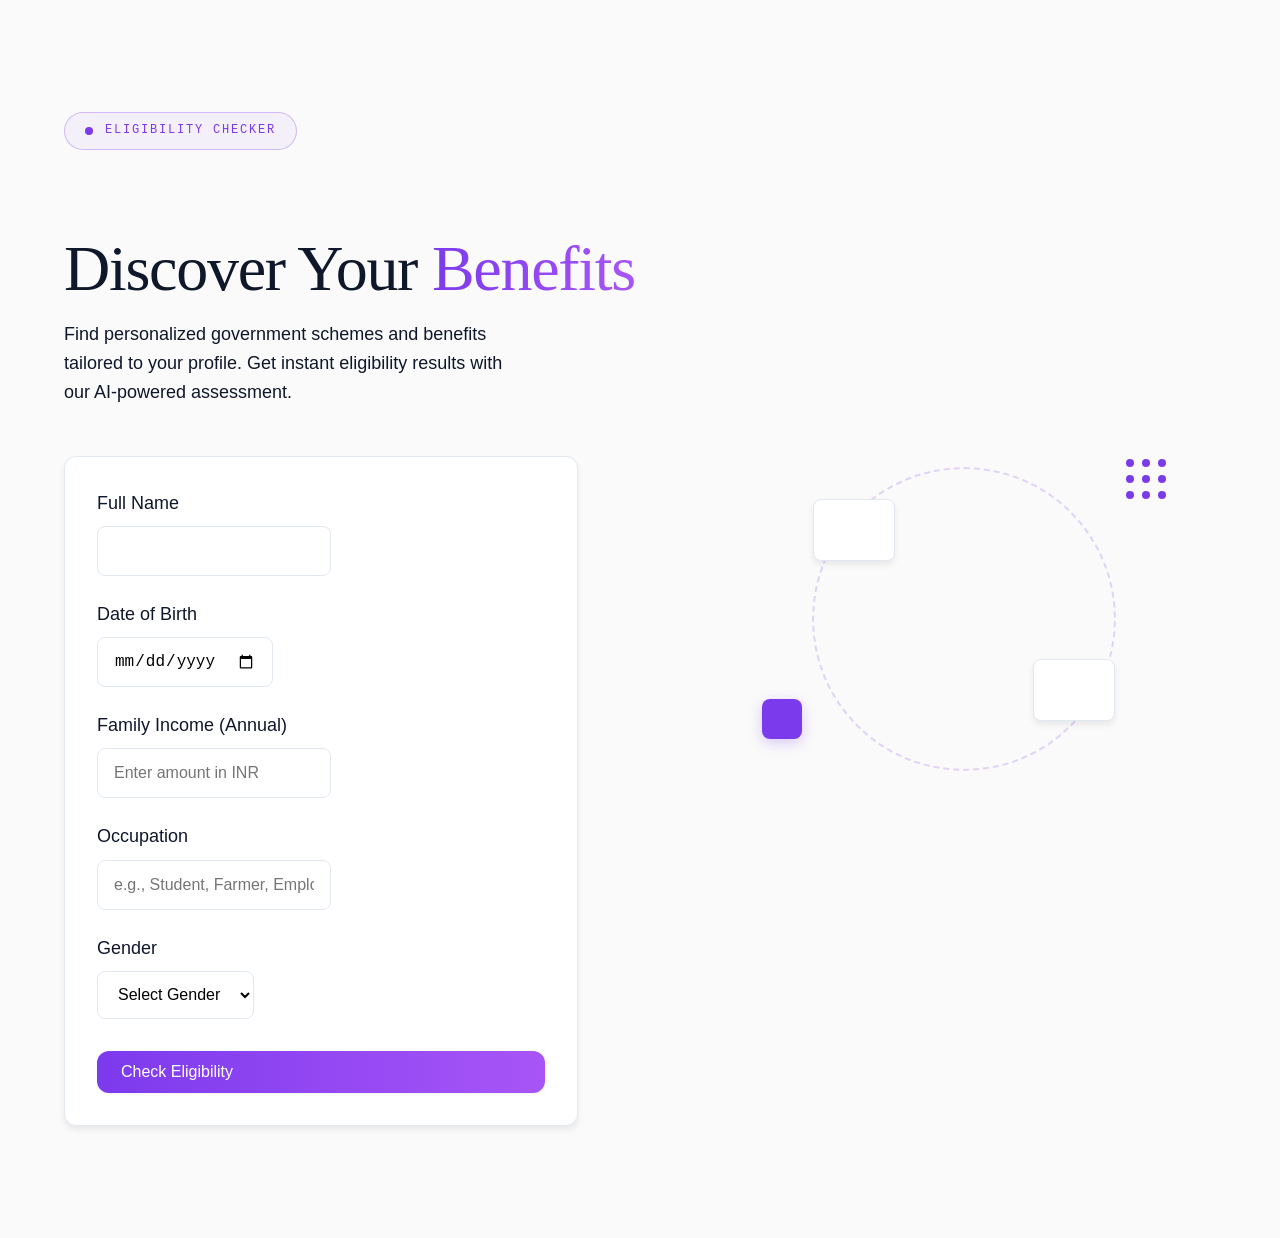
<file: templates/index.html>
<!DOCTYPE html>
<html lang="en">
<head>
  <meta charset="UTF-8">
  <meta name="viewport" content="width=device-width, initial-scale=1.0">
  <title>Yojna.ai - Hero Page</title>
  <link rel="stylesheet" href="index.css">
</head>
<body>
  <section class="hero section">
    <div class="container">
      <div class="hero-grid">
        <div>
          <div class="section-label" style="margin-bottom: 2rem;">
            <span class="dot"></span>
            <span>Eligibility Checker</span>
          </div>
          <h1 class="display" style="margin-bottom: 1rem;">Discover Your <span class="gradient-text">Benefits</span></h1>
          <p class="body" style="margin-bottom: 3rem; max-width: 28rem;">Find personalized government schemes and benefits tailored to your profile. Get instant eligibility results with our AI-powered assessment.</p>
          
          <div class="card" style="padding: 2rem; max-width: 28rem;">
            <form id="schemeForm">
              <div style="margin-bottom: 1.5rem;">
                <label for="fullName" class="body" style="display: block; margin-bottom: 0.5rem; font-weight: 500;">Full Name</label>
                <input type="text" id="fullName" name="fullName" class="input" required>
              </div>
              
              <div style="margin-bottom: 1.5rem;">
                <label for="dob" class="body" style="display: block; margin-bottom: 0.5rem; font-weight: 500;">Date of Birth</label>
                <input type="date" id="dob" name="dob" class="input" required>
              </div>
              
              <div style="margin-bottom: 1.5rem;">
                <label for="familyIncome" class="body" style="display: block; margin-bottom: 0.5rem; font-weight: 500;">Family Income (Annual)</label>
                <input type="number" id="familyIncome" name="familyIncome" class="input" placeholder="Enter amount in INR" required>
              </div>
              <div style="margin-bottom: 1.5rem;">
                <label for="occupation" class="body" style="display: block; margin-bottom: 0.5rem; font-weight: 500;">Occupation</label>
                <input type="text" id="occupation" name="occupation" class="input" placeholder="e.g., Student, Farmer, Employee" required>
              </div>
              
              <div style="margin-bottom: 2rem;">
                <label for="gender" class="body" style="display: block; margin-bottom: 0.5rem; font-weight: 500;">Gender</label>
                <select id="gender" name="gender" class="select" required>
                  <option value="">Select Gender</option>
                  <option value="male">Male</option>
                  <option value="female">Female</option>
                  <option value="other">Other</option>
                </select>
              </div>
              
              <button type="submit" class="btn btn-primary" style="width: 100%;">Check Eligibility</button>
            </form>
          </div>
        </div>
        
        <div class="hero-graphic">
          <div class="ring"></div>
          <div class="floating-card card1"></div>
          <div class="floating-card card2"></div>
          <div class="accent-block"></div>
          <div class="dots">
            <div class="dot"></div>
            <div class="dot"></div>
            <div class="dot"></div>
            <div class="dot"></div>
            <div class="dot"></div>
            <div class="dot"></div>
            <div class="dot"></div>
            <div class="dot"></div>
            <div class="dot"></div>
          </div>
        </div>
      </div>
    </div>
  </section>

  <script src="script.js"></script>
</body>
</html>
</file>
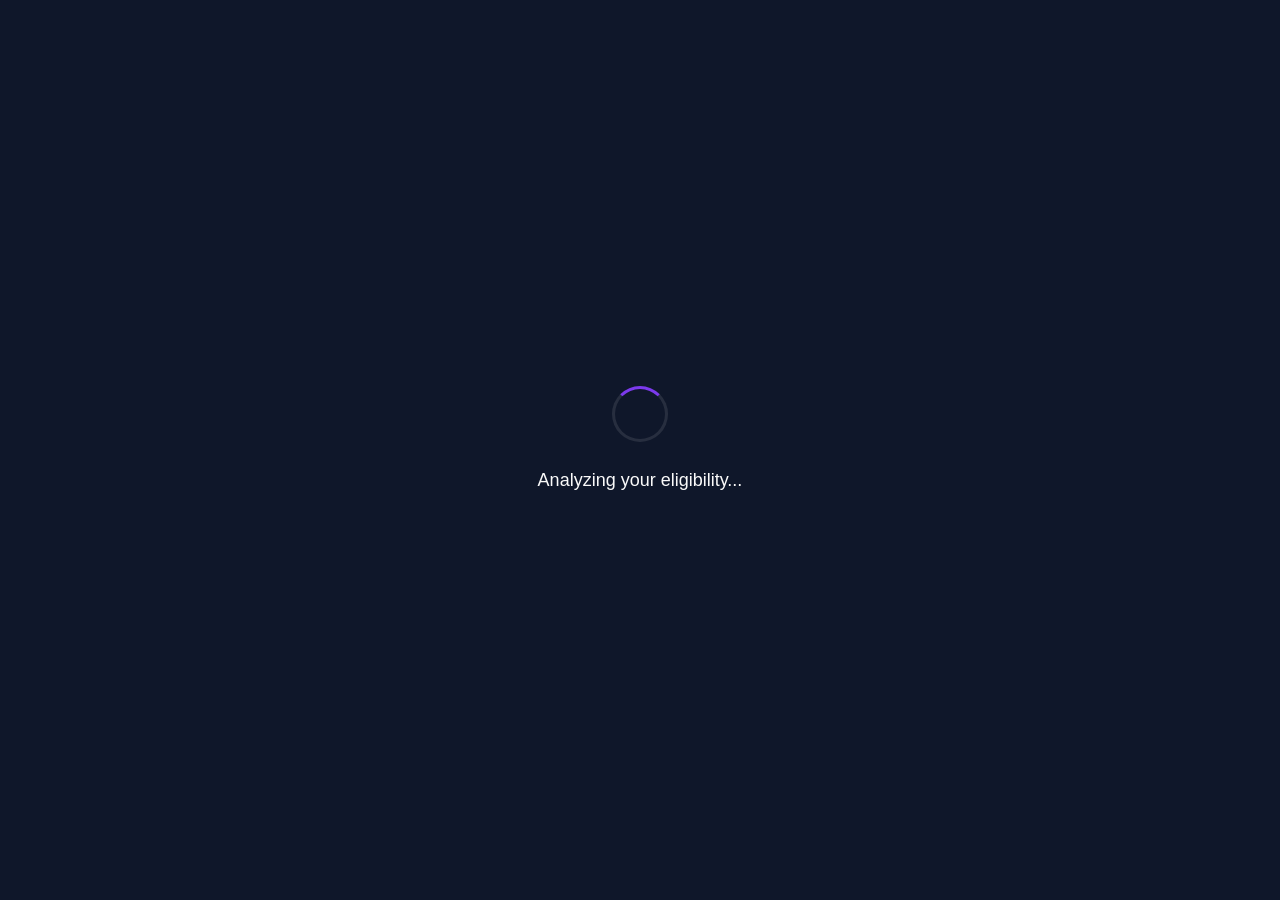
<file: templates/result.html>
<!DOCTYPE html>
<html lang="en">
<head>
  <meta charset="UTF-8">
  <meta name="viewport" content="width=device-width, initial-scale=1.0">
  <title>Yojna.ai - Results</title>
  <link rel="stylesheet" href="result.css">
</head>
<body>
  <div class="loading" id="loadingSection">
    <div class="spinner"></div>
    <p class="body" style="margin-top: 1.5rem;">Analyzing your eligibility...</p>
  </div>

  <section class="inverted section dot-pattern" id="resultSection" style="display: none;">
    <div class="container">
      <div class="result-section">
        <div style="text-align: center; max-width: 48rem; margin: 0 auto;">
          <div class="section-label" style="margin-bottom: 2rem; justify-content: center;">
            <span class="dot"></span>
            <span>Eligibility Results</span>
          </div>
          <h2 class="h1 gradient-text" style="margin-bottom: 1rem;">Your Personalized Benefits</h2>
          <p class="body" style="margin-bottom: 3rem; max-width: 32rem; margin-left: auto; margin-right: auto;">Based on your profile, here are the government schemes you may be eligible for. These results are personalized and may vary based on additional criteria.</p>

          <!-- Results Container for Backend Data -->
          <div id="resultsContainer" class="results-container">
            <!-- Results will be dynamically populated here -->
            <div class="loading-results">
              <div class="spinner" style="width: 40px; height: 40px; margin: 0 auto 1rem;"></div>
              <p class="body">Loading your personalized results...</p>
            </div>
          </div>

          <div style="text-align: center;">
            <button class="btn btn-primary" onclick="window.location.href='index.html'" style="margin-right: 1rem;">
              <svg width="16" height="16" viewBox="0 0 24 24" fill="none" xmlns="http://www.w3.org/2000/svg" style="margin-right: 0.5rem;">
                <path d="M19 12H5M12 19L5 12L12 5" stroke="currentColor" stroke-width="2" stroke-linecap="round" stroke-linejoin="round"/>
              </svg>
              Check for New Profile
            </button>
            <button class="btn btn-primary">
              <svg width="16" height="16" viewBox="0 0 24 24" fill="none" xmlns="http://www.w3.org/2000/svg" style="margin-right: 0.5rem;">
                <path d="M21 15V19C21 19.5304 20.7893 20.0391 20.4142 20.4142C20.0391 20.7893 19.5304 21 19 21H5C4.46957 21 3.96086 20.7893 3.58579 20.4142C3.21071 20.0391 3 19.5304 3 19V15" stroke="currentColor" stroke-width="2" stroke-linecap="round" stroke-linejoin="round"/>
                <path d="M7 10L12 15L17 10" stroke="currentColor" stroke-width="2" stroke-linecap="round" stroke-linejoin="round"/>
                <path d="M12 15V3" stroke="currentColor" stroke-width="2" stroke-linecap="round" stroke-linejoin="round"/>
              </svg>
              Download Full Report
            </button>
          </div>
        </div>
      </div>
    </div>
  </section>

  <script src="script.js"></script>
</body>
</html>
</file>
<file: templates/index.css>
/* Design Tokens */
:root {
  --background: #FAFAFA;
  --foreground: #0F172A;
  --muted: #F1F5F9;
  --muted-foreground: #64748B;
  --accent: #7C3AED;
  --accent-secondary: #A855F7;
  --accent-foreground: #FFFFFF;
  --border: #E2E8F0;
  --card: #FFFFFF;
  --ring: #7C3AED;
}

/* Fonts */
@import url('https://fonts.googleapis.com/css2?family=Inter:wght@400;500;600;700&family=Calistoga&family=JetBrains+Mono:wght@400;500&display=swap');

body {
  font-family: 'Inter', system-ui, sans-serif;
  margin: 0;
  padding: 0;
  color: var(--foreground);
  background: var(--background);
  line-height: 1.625;
}

/* Typography */
.display {
  font-family: 'Calistoga', serif;
  font-size: clamp(2.75rem, 5vw, 5.25rem);
  font-weight: 400;
  letter-spacing: -0.02em;
  line-height: 1.05;
}

.h1 {
  font-family: 'Calistoga', serif;
  font-size: clamp(2rem, 4vw, 3.25rem);
  font-weight: 400;
  line-height: 1.15;
}

.h2 {
  font-family: 'Inter', sans-serif;
  font-size: clamp(1.125rem, 2.5vw, 2rem);
  font-weight: 600;
  letter-spacing: -0.01em;
}

.body {
  font-family: 'Inter', sans-serif;
  font-size: clamp(0.875rem, 2vw, 1.125rem);
  font-weight: 400;
}

.label {
  font-family: 'JetBrains Mono', monospace;
  font-size: 0.75rem;
  font-weight: 400;
  letter-spacing: 0.15em;
  text-transform: uppercase;
}

.gradient-text {
  background: linear-gradient(to right, var(--accent), var(--accent-secondary));
  -webkit-background-clip: text;
  background-clip: text;
  color: transparent;
}

.gradient-bg {
  background: linear-gradient(to right, var(--accent), var(--accent-secondary));
}

.gradient-border {
  background: linear-gradient(to right, var(--accent), var(--accent-secondary));
  padding: 2px;
  border-radius: 12px;
}

.gradient-border > * {
  background: var(--card);
  border-radius: calc(12px - 2px);
  height: 100%;
  width: 100%;
}

/* Layout */
.container {
  max-width: 72rem;
  margin: 0 auto;
  padding: 0 1rem;
}

.section {
  padding: 7rem 0;
}

.hero-grid {
  display: grid;
  grid-template-columns: 1.1fr 0.9fr;
  gap: 2rem;
  align-items: center;
}

/* Components */
.card {
  background: var(--card);
  border: 1px solid var(--border);
  border-radius: 12px;
  box-shadow: 0 4px 6px rgba(0,0,0,0.07);
  transition: all 0.3s ease-out;
}

.card:hover {
  box-shadow: 0 20px 25px rgba(0,0,0,0.1);
}

.btn {
  display: inline-flex;
  align-items: center;
  gap: 0.5rem;
  padding: 0.75rem 1.5rem;
  border-radius: 12px;
  font-weight: 500;
  font-size: 1rem;
  cursor: pointer;
  transition: all 0.2s ease-out;
  border: none;
  position: relative;
  overflow: hidden;
}

.btn-primary {
  background: linear-gradient(to right, var(--accent), var(--accent-secondary));
  color: var(--accent-foreground);
  box-shadow: 0 1px 3px rgba(0,0,0,0.06);
}

.btn-primary:hover {
  transform: translateY(-2px);
  box-shadow: 0 8px 24px rgba(124,58,237,0.35);
  filter: brightness(1.1);
}

.btn-primary:active {
  transform: translateY(0) scale(0.98);
}

.btn-secondary {
  background: transparent;
  color: var(--foreground);
  border: 1px solid var(--border);
}

.btn-secondary:hover {
  background: var(--muted);
  border-color: rgba(124,58,237,0.3);
}

.input {
  height: 3rem;
  border: 1px solid var(--border);
  border-radius: 8px;
  padding: 0 1rem;
  font-size: 1rem;
  transition: border-color 0.2s ease;
  background: transparent;
}

.input:focus {
  outline: none;
  border-color: var(--accent);
  box-shadow: 0 0 0 2px rgba(124,58,237,0.2);
}

.select {
  height: 3rem;
  border: 1px solid var(--border);
  border-radius: 8px;
  padding: 0 1rem;
  font-size: 1rem;
  transition: border-color 0.2s ease;
  background: transparent;
}

.select:focus {
  outline: none;
  border-color: var(--accent);
  box-shadow: 0 0 0 2px rgba(124,58,237,0.2);
}

.section-label {
  display: inline-flex;
  align-items: center;
  gap: 0.75rem;
  padding: 0.5rem 1.25rem;
  border-radius: 9999px;
  border: 1px solid rgba(124,58,237,0.3);
  background: rgba(124,58,237,0.05);
  font-family: 'JetBrains Mono', monospace;
  font-size: 0.75rem;
  font-weight: 400;
  letter-spacing: 0.15em;
  text-transform: uppercase;
  color: var(--accent);
}

.section-label .dot {
  width: 0.5rem;
  height: 0.5rem;
  border-radius: 50%;
  background: var(--accent);
  animation: pulse 2s infinite;
}

@keyframes pulse {
  0%, 100% { opacity: 1; transform: scale(1); }
  50% { opacity: 0.7; transform: scale(1.3); }
}

/* Animations */
@keyframes float {
  0%, 100% { transform: translateY(0px); }
  50% { transform: translateY(-10px); }
}

@keyframes rotate {
  from { transform: rotate(0deg); }
  to { transform: rotate(360deg); }
}

.floating {
  animation: float 5s ease-in-out infinite;
}

.floating-delayed {
  animation: float 4s ease-in-out infinite;
  animation-delay: 1s;
}

.rotating {
  animation: rotate 60s linear infinite;
}

/* Hero Graphic */
.hero-graphic {
  position: relative;
  width: 100%;
  height: 400px;
}

.hero-graphic .ring {
  position: absolute;
  top: 50%;
  left: 50%;
  width: 300px;
  height: 300px;
  border: 2px dashed rgba(124,58,237,0.2);
  border-radius: 50%;
  transform: translate(-50%, -50%);
  animation: rotate 60s linear infinite;
}

.hero-graphic .floating-card {
  position: absolute;
  width: 80px;
  height: 60px;
  background: var(--card);
  border: 1px solid var(--border);
  border-radius: 8px;
  box-shadow: 0 4px 6px rgba(0,0,0,0.07);
}

.hero-graphic .card1 {
  top: 20%;
  left: 20%;
  animation: float 5s ease-in-out infinite;
}

.hero-graphic .card2 {
  top: 60%;
  right: 20%;
  animation: float 4s ease-in-out infinite;
  animation-delay: 1s;
}

.hero-graphic .accent-block {
  position: absolute;
  bottom: 20%;
  left: 10%;
  width: 40px;
  height: 40px;
  background: var(--accent);
  border-radius: 8px;
  box-shadow: 0 4px 14px rgba(124,58,237,0.25);
}

.hero-graphic .dots {
  position: absolute;
  top: 10%;
  right: 10%;
  display: grid;
  grid-template-columns: repeat(3, 1fr);
  gap: 8px;
}

.hero-graphic .dot {
  width: 8px;
  height: 8px;
  background: var(--accent);
  border-radius: 50%;
}

/* Responsive */
@media (max-width: 768px) {
  .section {
    padding: 4rem 0;
  }
  .hero-grid {
    grid-template-columns: 1fr;
    gap: 3rem;
  }
  .display {
    font-size: clamp(2rem, 8vw, 2.75rem);
  }
  .h1 {
    font-size: clamp(1.5rem, 6vw, 2rem);
  }
  .hero-graphic {
    height: 300px;
  }
  .hero-graphic .ring {
    width: 200px;
    height: 200px;
  }
}
</file>
<file: templates/result.css>
/* Design Tokens */
:root {
  --background: #FAFAFA;
  --foreground: #0F172A;
  --muted: #F1F5F9;
  --muted-foreground: #64748B;
  --accent: #7C3AED;
  --accent-secondary: #A855F7;
  --accent-foreground: #FFFFFF;
  --border: #E2E8F0;
  --card: #FFFFFF;
  --ring: #7C3AED;
}

/* Fonts */
@import url('https://fonts.googleapis.com/css2?family=Inter:wght@400;500;600;700&family=Calistoga&family=JetBrains+Mono:wght@400;500&display=swap');

body {
  font-family: 'Inter', system-ui, sans-serif;
  margin: 0;
  padding: 0;
  color: var(--foreground);
  background: var(--background);
  line-height: 1.625;
}

/* Typography */
.display {
  font-family: 'Calistoga', serif;
  font-size: clamp(2.75rem, 5vw, 5.25rem);
  font-weight: 400;
  letter-spacing: -0.02em;
  line-height: 1.05;
}

.h1 {
  font-family: 'Calistoga', serif;
  font-size: clamp(2rem, 4vw, 3.25rem);
  font-weight: 400;
  line-height: 1.15;
}

.h2 {
  font-family: 'Inter', sans-serif;
  font-size: clamp(1.125rem, 2.5vw, 2rem);
  font-weight: 600;
  letter-spacing: -0.01em;
}

.body {
  font-family: 'Inter', sans-serif;
  font-size: clamp(0.875rem, 2vw, 1.125rem);
  font-weight: 400;
}

.label {
  font-family: 'JetBrains Mono', monospace;
  font-size: 0.75rem;
  font-weight: 400;
  letter-spacing: 0.15em;
  text-transform: uppercase;
}

.gradient-text {
  background: linear-gradient(to right, var(--accent), var(--accent-secondary));
  -webkit-background-clip: text;
  background-clip: text;
  color: transparent;
}

.gradient-bg {
  background: linear-gradient(to right, var(--accent), var(--accent-secondary));
}

.gradient-border {
  background: linear-gradient(to right, var(--accent), var(--accent-secondary));
  padding: 2px;
  border-radius: 12px;
}

.gradient-border > * {
  background: var(--card);
  border-radius: calc(12px - 2px);
  height: 100%;
  width: 100%;
}

/* Layout */
.container {
  max-width: 72rem;
  margin: 0 auto;
  padding: 0 1rem;
}

.section {
  padding: 7rem 0;
}

.inverted {
  background: var(--foreground);
  color: var(--background);
}

.inverted .gradient-text {
  background: linear-gradient(to right, var(--accent), var(--accent-secondary));
  -webkit-background-clip: text;
  background-clip: text;
  color: transparent;
}

.dot-pattern {
  background-image: radial-gradient(circle, rgba(255,255,255,0.1) 1px, transparent 1px);
  background-size: 32px 32px;
}

/* Components */
.card {
  background: var(--card);
  border: 1px solid var(--border);
  border-radius: 12px;
  box-shadow: 0 4px 6px rgba(0,0,0,0.07);
  transition: all 0.3s ease-out;
}

.card:hover {
  box-shadow: 0 20px 25px rgba(0,0,0,0.1);
}

.btn {
  display: inline-flex;
  align-items: center;
  gap: 0.5rem;
  padding: 0.75rem 1.5rem;
  border-radius: 12px;
  font-weight: 500;
  font-size: 1rem;
  cursor: pointer;
  transition: all 0.2s ease-out;
  border: none;
  position: relative;
  overflow: hidden;
}

.btn-primary {
  background: linear-gradient(to right, var(--accent), var(--accent-secondary));
  color: var(--accent-foreground);
  box-shadow: 0 1px 3px rgba(0,0,0,0.06);
}

.btn-primary:hover {
  transform: translateY(-2px);
  box-shadow: 0 8px 24px rgba(124,58,237,0.35);
  filter: brightness(1.1);
}

.btn-primary:active {
  transform: translateY(0) scale(0.98);
}

.btn-secondary {
  background: transparent;
  color: var(--foreground);
  border: 1px solid var(--border);
}

.btn-secondary:hover {
  background: var(--muted);
  border-color: rgba(124,58,237,0.3);
}

.section-label {
  display: inline-flex;
  align-items: center;
  gap: 0.75rem;
  padding: 0.5rem 1.25rem;
  border-radius: 9999px;
  border: 1px solid rgba(124,58,237,0.3);
  background: rgba(124,58,237,0.05);
  font-family: 'JetBrains Mono', monospace;
  font-size: 0.75rem;
  font-weight: 400;
  letter-spacing: 0.15em;
  text-transform: uppercase;
  color: var(--accent);
}

.section-label .dot {
  width: 0.5rem;
  height: 0.5rem;
  border-radius: 50%;
  background: var(--accent);
  animation: pulse 2s infinite;
}

@keyframes pulse {
  0%, 100% { opacity: 1; transform: scale(1); }
  50% { opacity: 0.7; transform: scale(1.3); }
}

/* Loading */
.loading {
  display: flex;
  flex-direction: column;
  align-items: center;
  justify-content: center;
  min-height: 100vh;
  background: var(--foreground);
  color: var(--background);
}

.spinner {
  width: 50px;
  height: 50px;
  border: 3px solid rgba(255,255,255,0.1);
  border-top: 3px solid var(--accent);
  border-radius: 50%;
  animation: spin 1s linear infinite;
}

@keyframes spin {
  0% { transform: rotate(0deg); }
  100% { transform: rotate(360deg); }
}

/* Responsive */
@media (max-width: 768px) {
  .section {
    padding: 4rem 0;
  }
  .display {
    font-size: clamp(2rem, 8vw, 2.75rem);
  }
  .h1 {
    font-size: clamp(1.5rem, 6vw, 2rem);
  }
}

.result-section {
  min-height: 100vh;
  display: flex;
  align-items: center;
  justify-content: center;
}

/* Results Container */
.results-container {
  width: 100%;
  max-width: 64rem;
  margin-bottom: 3rem;
}

.single-result-card {
  background: var(--card);
  border: 1px solid var(--border);
  border-radius: 12px;
  padding: 2.5rem;
  box-shadow: 0 4px 6px rgba(0,0,0,0.07);
  transition: all 0.3s ease-out;
}

.single-result-card:hover {
  box-shadow: 0 20px 25px rgba(0,0,0,0.1);
  transform: translateY(-2px);
}

.schemes-list {
  display: flex;
  flex-direction: column;
  gap: 2rem;
}

.scheme-item {
  padding: 1.5rem;
  border: 1px solid var(--border);
  border-radius: 8px;
  background: rgba(124, 58, 237, 0.02);
  transition: all 0.2s ease-out;
}

.scheme-item:hover {
  background: rgba(124, 58, 237, 0.05);
  border-color: rgba(124, 58, 237, 0.2);
}

.scheme-header {
  display: flex;
  justify-content: space-between;
  align-items: flex-start;
  margin-bottom: 1rem;
  gap: 1rem;
}

.scheme-title {
  font-family: 'Inter', sans-serif;
  font-size: 1.25rem;
  font-weight: 600;
  color: var(--foreground);
  margin: 0;
  flex: 1;
}

.scheme-description {
  font-family: 'Inter', sans-serif;
  font-size: 1rem;
  color: var(--muted-foreground);
  margin: 0;
  line-height: 1.6;
}

.scheme-status {
  display: inline-flex;
  align-items: center;
  padding: 0.375rem 0.75rem;
  border-radius: 16px;
  font-family: 'JetBrains Mono', monospace;
  font-size: 0.7rem;
  font-weight: 500;
  letter-spacing: 0.1em;
  text-transform: uppercase;
  white-space: nowrap;
  flex-shrink: 0;
}

.status-eligible {
  background: rgba(34, 197, 94, 0.1);
  color: #16a34a;
  border: 1px solid rgba(34, 197, 94, 0.2);
}

.status-high-match {
  background: rgba(124, 58, 237, 0.1);
  color: var(--accent);
  border: 1px solid rgba(124, 58, 237, 0.2);
}

.status-potential {
  background: rgba(245, 158, 11, 0.1);
  color: #d97706;
  border: 1px solid rgba(245, 158, 11, 0.2);
}

.status-not-eligible {
  background: rgba(239, 68, 68, 0.1);
  color: #dc2626;
  border: 1px solid rgba(239, 68, 68, 0.2);
}

.loading-results {
  text-align: center;
  padding: 3rem;
  color: var(--background);
}

.loading-results .spinner {
  width: 40px;
  height: 40px;
  border: 3px solid rgba(255,255,255,0.1);
  border-top: 3px solid var(--accent);
  border-radius: 50%;
  animation: spin 1s linear infinite;
  margin: 0 auto 1rem;
}

.loading-results p {
  font-family: 'Inter', sans-serif;
  font-size: 1rem;
  margin: 0;
}

.no-results {
  text-align: center;
  padding: 2rem;
  color: var(--foreground);
}

.no-results p {
  font-family: 'Inter', sans-serif;
  font-size: 1.125rem;
  margin-bottom: 0.5rem;
}

.no-results .body {
  font-size: 1rem;
  opacity: 0.8;
}
</file>
